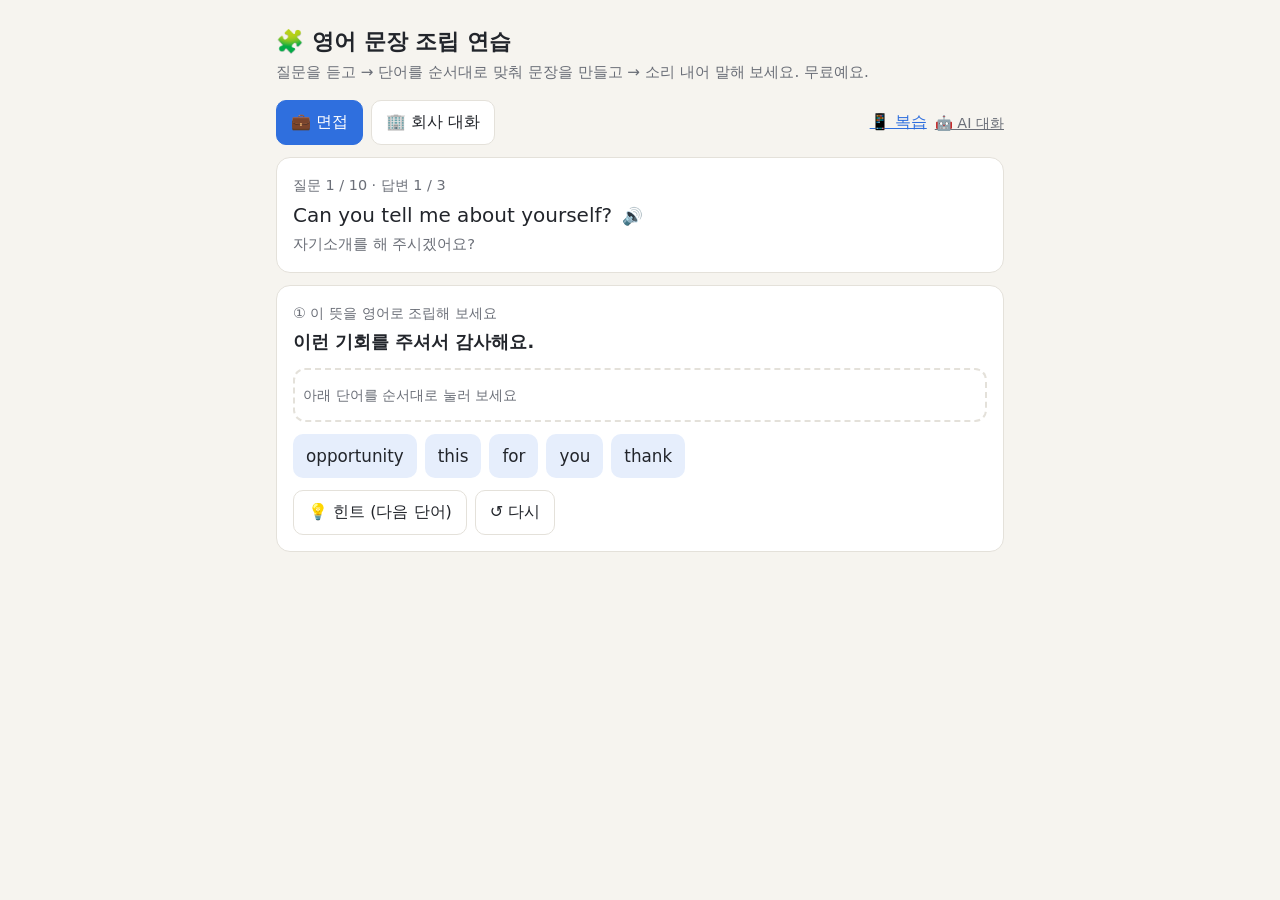
<file: index.html>
<!doctype html>
<html lang="ko">
<head>
<meta charset="utf-8">
<meta name="viewport" content="width=device-width, initial-scale=1">
<title>영어 문장 조립 연습</title>
<link rel="stylesheet" href="style.css">
</head>
<body>
<div class="wrap" style="padding-bottom:40px">
  <h1>🧩 영어 문장 조립 연습</h1>
  <p class="sub">질문을 듣고 → 단어를 순서대로 맞춰 문장을 만들고 → 소리 내어 말해 보세요. 무료예요.</p>

  <div class="row" style="margin-bottom:6px">
    <button class="tab" data-cat="interview">💼 면접</button>
    <button class="tab" data-cat="work">🏢 회사 대화</button>
    <span class="grow"></span>
    <a href="review.html">📱 복습</a>
    <a href="ai.html" class="muted">🤖 AI 대화</a>
  </div>
  <div id="micNotice" class="card notice" hidden>
    <b>이 브라우저는 음성 인식을 지원하지 않아요.</b> Chrome이나 Edge로 열면 말하기 채점도 할 수 있어요.
  </div>

  <div class="card">
    <div class="muted" id="progress"></div>
    <div class="en" style="font-size:1.25rem;margin-top:4px"><span id="qEn"></span> <button class="play" id="qPlay">🔊</button></div>
    <div class="ko" id="qKo"></div>
  </div>

  <div class="card">
    <div class="muted">① 이 뜻을 영어로 조립해 보세요</div>
    <div style="font-size:1.1rem;margin:4px 0 12px"><b id="aKo"></b></div>
    <div class="slots" id="slots"></div>
    <div class="pool" id="pool"></div>
    <div class="row" style="margin-top:12px">
      <button id="hintBtn">💡 힌트 (다음 단어)</button>
      <button id="resetBtn">↺ 다시</button>
    </div>
    <div id="buildMsg"></div>
  </div>

  <div class="card" id="speakCard" hidden>
    <div class="muted">② 이제 소리 내어 말해 보세요</div>
    <div class="en" style="margin:6px 0"><span id="target"></span> <button class="play" id="tPlay">🔊</button></div>
    <div class="blocks" id="chunks"></div>
    <div class="row" style="margin-top:12px">
      <button id="micBtn" class="primary">🎙️ 말하기</button>
      <button id="nextBtn">다음 문장 ▶</button>
    </div>
    <div id="heard" class="heard"></div>
    <div id="speakMsg"></div>
  </div>
</div>
<script src="pwa.js"></script>
<script src="lessons.js"></script>
<script src="seed.js"></script>
<script src="store.js"></script>
<script src="practice.js"></script>
</body>
</html>
</file>
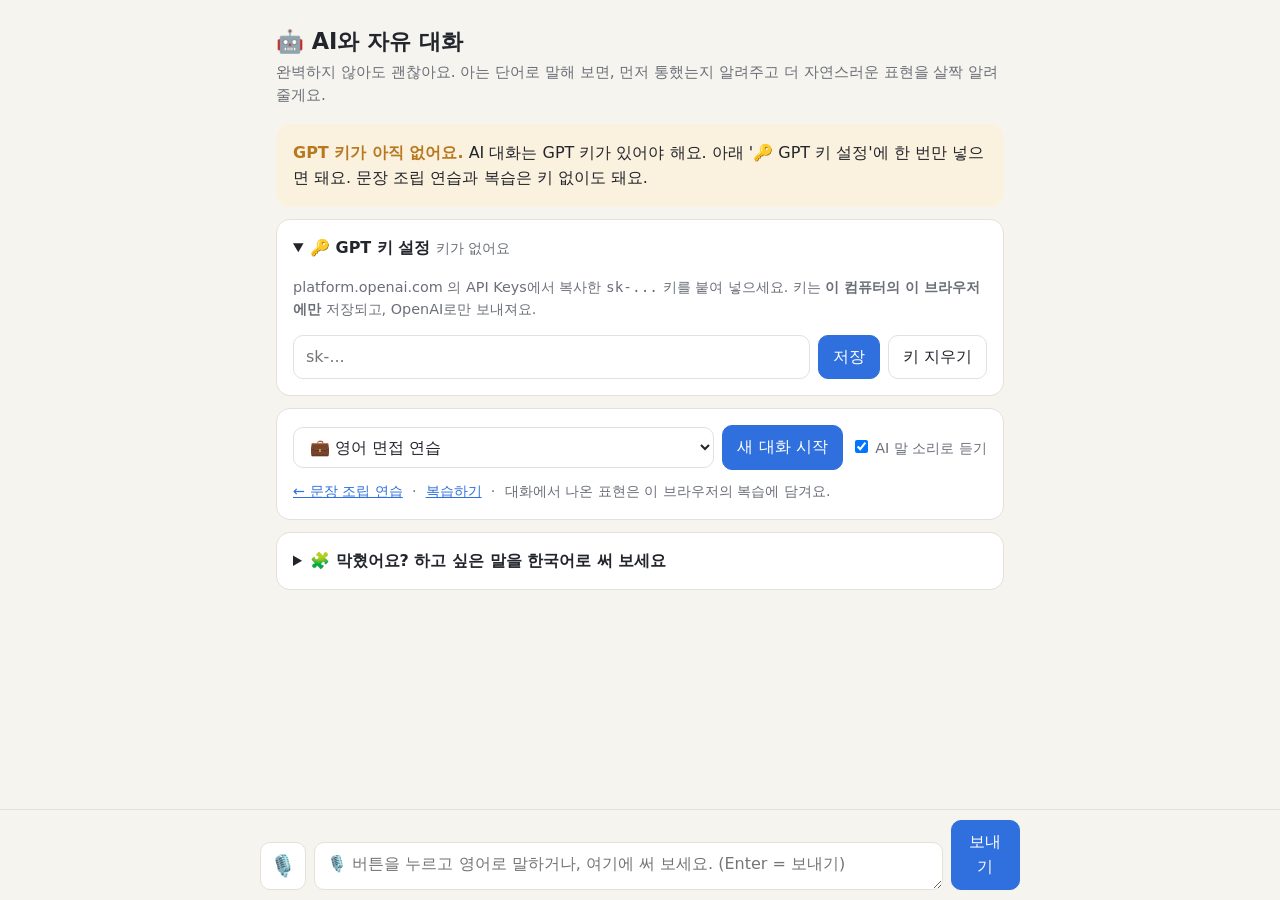
<file: ai.html>
<!doctype html>
<html lang="ko">
<head>
<meta charset="utf-8">
<meta name="viewport" content="width=device-width, initial-scale=1">
<title>AI 영어 대화</title>
<link rel="stylesheet" href="style.css">
</head>
<body>
<div class="wrap">
  <h1>🤖 AI와 자유 대화</h1>
  <p class="sub">완벽하지 않아도 괜찮아요. 아는 단어로 말해 보면, 먼저 통했는지 알려주고 더 자연스러운 표현을 살짝 알려줄게요.</p>

  <div id="keyNotice" class="card notice" hidden>
    <b>GPT 키가 아직 없어요.</b> AI 대화는 GPT 키가 있어야 해요. 아래 '🔑 GPT 키 설정'에 한 번만 넣으면 돼요. 문장 조립 연습과 복습은 키 없이도 돼요.
  </div>
  <details class="card" id="keyBox">
    <summary><b>🔑 GPT 키 설정</b> <span class="muted" id="keyState"></span></summary>
    <p class="muted">platform.openai.com 의 API Keys에서 복사한 <code>sk-...</code> 키를 붙여 넣으세요. 키는 <b>이 컴퓨터의 이 브라우저에만</b> 저장되고, OpenAI로만 보내져요.</p>
    <div class="row">
      <input id="keyInput" type="password" class="grow" placeholder="sk-..." autocomplete="off">
      <button id="keySave" class="primary">저장</button>
      <button id="keyDel">키 지우기</button>
    </div>
  </details>
  <div id="micNotice" class="card notice" hidden>
    <b>이 브라우저는 음성 인식을 지원하지 않아요.</b> Chrome이나 Edge로 열어 주세요. (타이핑으로는 계속 연습할 수 있어요.)
  </div>

  <div class="card">
    <div class="row">
      <select id="mode" class="grow">
        <option value="interview">💼 영어 면접 연습</option>
        <option value="work">🏢 회사 동료와 업무 대화</option>
        <option value="free">☕ 자유 대화</option>
      </select>
      <button id="startBtn" class="primary">새 대화 시작</button>
      <label class="muted"><input type="checkbox" id="autoSpeak" checked style="width:auto"> AI 말 소리로 듣기</label>
    </div>
    <p class="muted" style="margin:10px 0 0"><a href="index.html">← 문장 조립 연습</a> &nbsp;·&nbsp; <a href="review.html">복습하기</a> &nbsp;·&nbsp; 대화에서 나온 표현은 이 브라우저의 복습에 담겨요.</p>
  </div>

  <div id="chat"></div>

  <details class="card" id="helpBox">
    <summary><b>🧩 막혔어요? 하고 싶은 말을 한국어로 써 보세요</b></summary>
    <div class="row" style="margin-top:10px">
      <input id="helpText" class="grow" placeholder="예: 저는 전 회사에서 3년 동안 영업을 했어요">
      <button id="helpBtn">영어로 조립하기</button>
    </div>
    <div id="helpOut"></div>
  </details>
</div>

<div class="composer">
  <div class="inner">
    <button id="micBtn" class="mic" title="눌러서 말하기 / 다시 눌러서 멈추기">🎙️</button>
    <textarea id="input" placeholder="🎙️ 버튼을 누르고 영어로 말하거나, 여기에 써 보세요. (Enter = 보내기)"></textarea>
    <button id="sendBtn" class="primary">보내기</button>
  </div>
</div>

<script src="pwa.js"></script>
<script src="lessons.js"></script>
<script src="seed.js"></script>
<script src="store.js"></script>
<script src="gpt.js"></script>
<script src="app.js"></script>
</body>
</html>
</file>
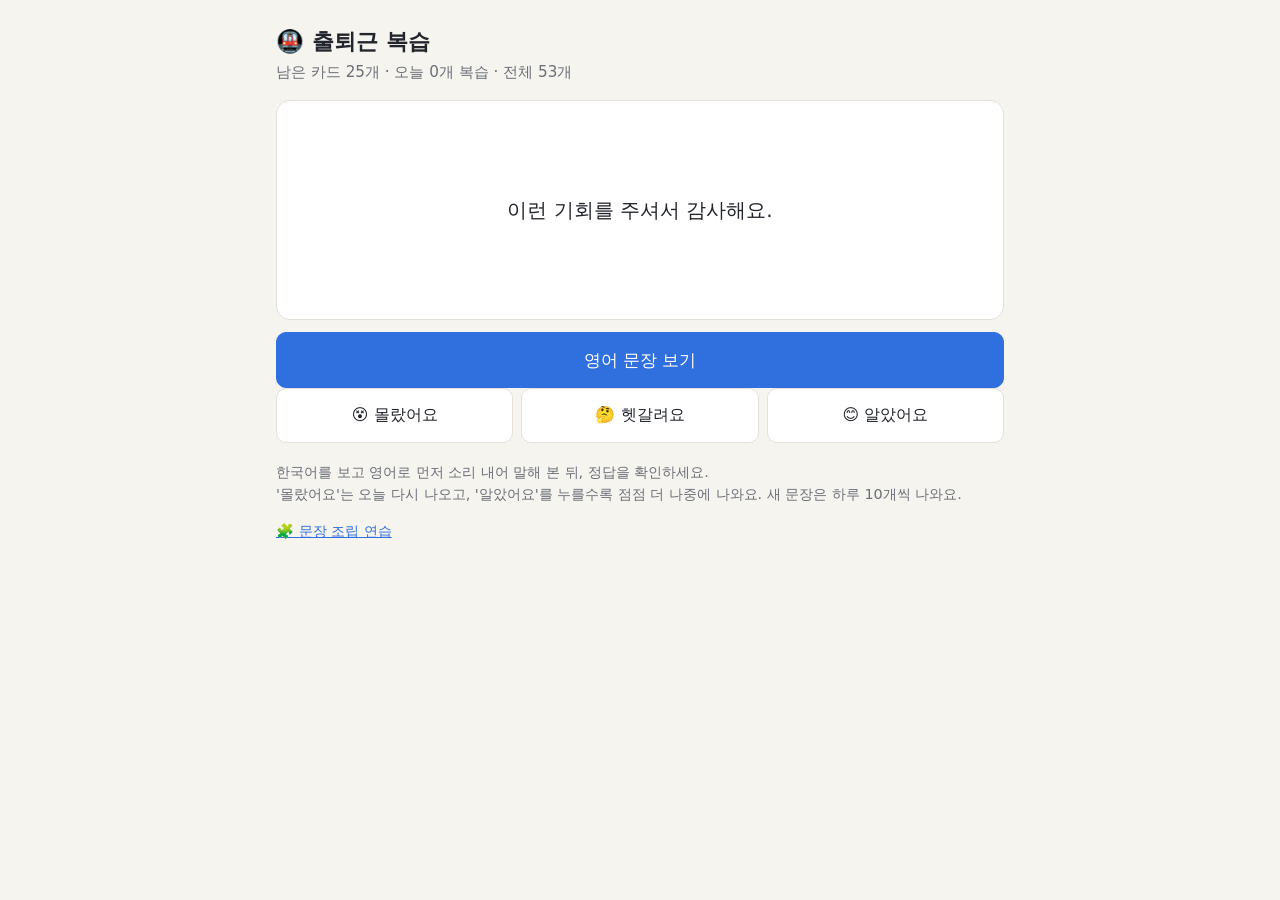
<file: review.html>
<!doctype html>
<html lang="ko">
<head>
<meta charset="utf-8">
<meta name="viewport" content="width=device-width, initial-scale=1">
<meta name="apple-mobile-web-app-capable" content="yes">
<title>출퇴근 복습</title>
<link rel="stylesheet" href="style.css">
</head>
<body>
<div class="wrap" style="padding-bottom:40px">
  <h1>🚇 출퇴근 복습</h1>
  <p class="sub" id="status"></p>

  <div class="card flash" id="flash">
    <div class="front" id="front"></div>
    <div class="back" id="back" hidden></div>
    <div id="playRow" hidden><button id="playBtn">🔊 듣기</button></div>
  </div>

  <button class="big primary" id="showBtn">영어 문장 보기</button>
  <div class="grades" id="grades" hidden>
    <button data-g="0">😵 몰랐어요</button>
    <button data-g="1">🤔 헷갈려요</button>
    <button data-g="2">😊 알았어요</button>
  </div>

  <p class="muted" style="margin-top:18px">한국어를 보고 영어로 먼저 소리 내어 말해 본 뒤, 정답을 확인하세요.<br>
  '몰랐어요'는 오늘 다시 나오고, '알았어요'를 누를수록 점점 더 나중에 나와요. 새 문장은 하루 10개씩 나와요.</p>
  <p class="muted"><a href="index.html">🧩 문장 조립 연습</a></p>
</div>

<script src="pwa.js"></script>
<script src="lessons.js"></script>
<script src="seed.js"></script>
<script src="store.js"></script>
<script>
const $ = (id) => document.getElementById(id);
let queue = [], cur = null, done = 0;

function speak(text) {
  if (!("speechSynthesis" in window)) return;
  speechSynthesis.cancel();
  const u = new SpeechSynthesisUtterance(text.replace(/_{2,}/g, "blank"));
  u.lang = "en-US"; u.rate = 0.9;
  speechSynthesis.speak(u);
}

function next() {
  cur = queue.shift();
  $("back").hidden = true; $("playRow").hidden = true; $("grades").hidden = true;
  const total = Store.all().length;
  if (!cur) {
    $("front").textContent = done ? "🎉 오늘 복습 끝! 수고했어요." : "오늘 복습할 표현이 없어요. 내일 또 만나요!";
    $("showBtn").hidden = true;
    $("status").textContent = `전체 표현 ${total}개 · 오늘 ${done}개 복습`;
    return;
  }
  $("showBtn").hidden = false;
  $("front").textContent = cur.ko;
  $("back").textContent = cur.en;
  $("status").textContent = `남은 카드 ${queue.length + 1}개 · 오늘 ${done}개 복습 · 전체 ${total}개`;
}

$("showBtn").onclick = () => {
  $("back").hidden = false; $("playRow").hidden = false; $("grades").hidden = false; $("showBtn").hidden = true;
  speak(cur.en);
};
$("playBtn").onclick = () => speak(cur.en);
document.querySelectorAll("#grades button").forEach((b) => {
  b.onclick = () => {
    const g = Number(b.dataset.g), card = cur;
    Store.review(card.id, g);
    done++;
    if (g === 0) queue.splice(Math.min(3, queue.length), 0, card); // 몇 장 뒤에 다시
    next();
  };
});
queue = Store.due().sort(() => Math.random() - 0.5);
next();
</script>
</body>
</html>
</file>
<file: style.css>
:root {
  --bg: #f6f4ef; --card: #ffffff; --text: #22252b; --muted: #6b6f78;
  --accent: #2f6fde; --accent-soft: #e6eefc; --good: #1f8a5b; --good-soft: #e3f4ec;
  --warn: #b7791f; --warn-soft: #fbf1df; --line: #e4e1da; --bad: #c2453b;
}
@media (prefers-color-scheme: dark) {
  :root {
    --bg: #17191d; --card: #22252b; --text: #eceae4; --muted: #9da1aa;
    --accent: #7aa7f5; --accent-soft: #23314a; --good: #5cc795; --good-soft: #1d3329;
    --warn: #e2b25e; --warn-soft: #3a2f1c; --line: #33363d; --bad: #ef7b70;
  }
}
* { box-sizing: border-box; }
body {
  margin: 0; background: var(--bg); color: var(--text);
  font-family: "Pretendard", "Malgun Gothic", system-ui, sans-serif; line-height: 1.55;
}
.wrap { max-width: 760px; margin: 0 auto; padding: 20px 16px 120px; }
h1 { font-size: 1.4rem; margin: 4px 0 2px; }
.sub { color: var(--muted); margin: 0 0 16px; font-size: .95rem; }
.card { background: var(--card); border: 1px solid var(--line); border-radius: 14px; padding: 16px; margin: 12px 0; }
button {
  font: inherit; border: 1px solid var(--line); background: var(--card); color: var(--text);
  border-radius: 10px; padding: 9px 14px; cursor: pointer;
}
button.primary { background: var(--accent); color: #fff; border-color: var(--accent); }
button:disabled { opacity: .5; cursor: default; }
select, textarea, input {
  font: inherit; color: var(--text); background: var(--card);
  border: 1px solid var(--line); border-radius: 10px; padding: 9px 12px; width: 100%;
}
textarea { resize: vertical; min-height: 64px; }
.row { display: flex; gap: 8px; align-items: center; flex-wrap: wrap; }
.row > .grow { flex: 1; min-width: 160px; }
.muted { color: var(--muted); font-size: .9rem; }
.notice { background: var(--warn-soft); border-color: transparent; }
.notice b { color: var(--warn); }

/* 대화 */
.msg { margin: 10px 0; }
.ai .bubble { background: var(--card); border: 1px solid var(--line); }
.me .bubble { background: var(--accent-soft); margin-left: 15%; }
.bubble { border-radius: 14px; padding: 12px 14px; }
.en { font-size: 1.12rem; }
.ko { color: var(--muted); font-size: .92rem; margin-top: 2px; }
.ok { background: var(--good-soft); color: var(--good); border-radius: 10px; padding: 8px 12px; margin: 8px 0 0 15%; font-size: .95rem; }
.better { background: var(--warn-soft); border-radius: 10px; padding: 8px 12px; margin: 6px 0 0 15%; }
.better .en { font-size: 1.02rem; }
.hint { color: var(--muted); font-size: .9rem; margin-top: 6px; }
.play { border: none; background: none; padding: 0 4px; font-size: 1.05rem; cursor: pointer; }
.saved { font-size: .82rem; color: var(--good); margin-top: 6px; }

/* 입력 바 */
.composer {
  position: fixed; left: 0; right: 0; bottom: 0; background: var(--bg);
  border-top: 1px solid var(--line); padding: 10px 16px;
}
.composer .inner { max-width: 760px; margin: 0 auto; display: flex; gap: 8px; align-items: flex-end; }
.composer textarea { min-height: 48px; height: 48px; }
.mic { font-size: 1.3rem; width: 56px; height: 48px; padding: 0; }
.mic.on { background: var(--bad); border-color: var(--bad); color: #fff; animation: pulse 1.2s infinite; }
@keyframes pulse { 50% { opacity: .7; } }

.blocks { display: flex; flex-wrap: wrap; gap: 6px; margin-top: 8px; }
.block { background: var(--accent-soft); border-radius: 8px; padding: 4px 10px; font-size: .95rem; }
.block small { display: block; color: var(--muted); font-size: .78rem; }

/* 복습 */
.flash { text-align: center; padding: 34px 18px; min-height: 220px; display: flex; flex-direction: column; justify-content: center; gap: 12px; }
.flash .front { font-size: 1.25rem; }
.flash .back { font-size: 1.3rem; font-weight: 600; }
.grades { display: grid; grid-template-columns: 1fr 1fr 1fr; gap: 8px; }
.grades button { padding: 14px 6px; }
.big { width: 100%; padding: 14px; font-size: 1.05rem; }
a { color: var(--accent); }

/* 문장 조립 */
.tab.on { background: var(--accent); color: #fff; border-color: var(--accent); }
.slots {
  min-height: 54px; border: 2px dashed var(--line); border-radius: 12px; padding: 8px;
  display: flex; flex-wrap: wrap; gap: 6px; align-items: center;
}
.slots.done { border-style: solid; border-color: var(--good); background: var(--good-soft); }
.pool { display: flex; flex-wrap: wrap; gap: 8px; margin-top: 12px; min-height: 44px; }
.tile {
  font-size: 1.05rem; padding: 8px 12px; border-radius: 10px;
  background: var(--accent-soft); border: 1px solid transparent;
}
.tile.wrong { background: var(--warn-soft); border-color: var(--warn); }
.msgline { margin-top: 10px; border-radius: 10px; padding: 8px 12px; }
.msgline.good { background: var(--good-soft); color: var(--good); }
.msgline.soft { background: var(--warn-soft); }
.heard { margin-top: 10px; font-size: 1.1rem; }
.heard .hit { color: var(--good); font-weight: 600; }
.heard .miss { color: var(--muted); text-decoration: underline dotted; }
</file>
